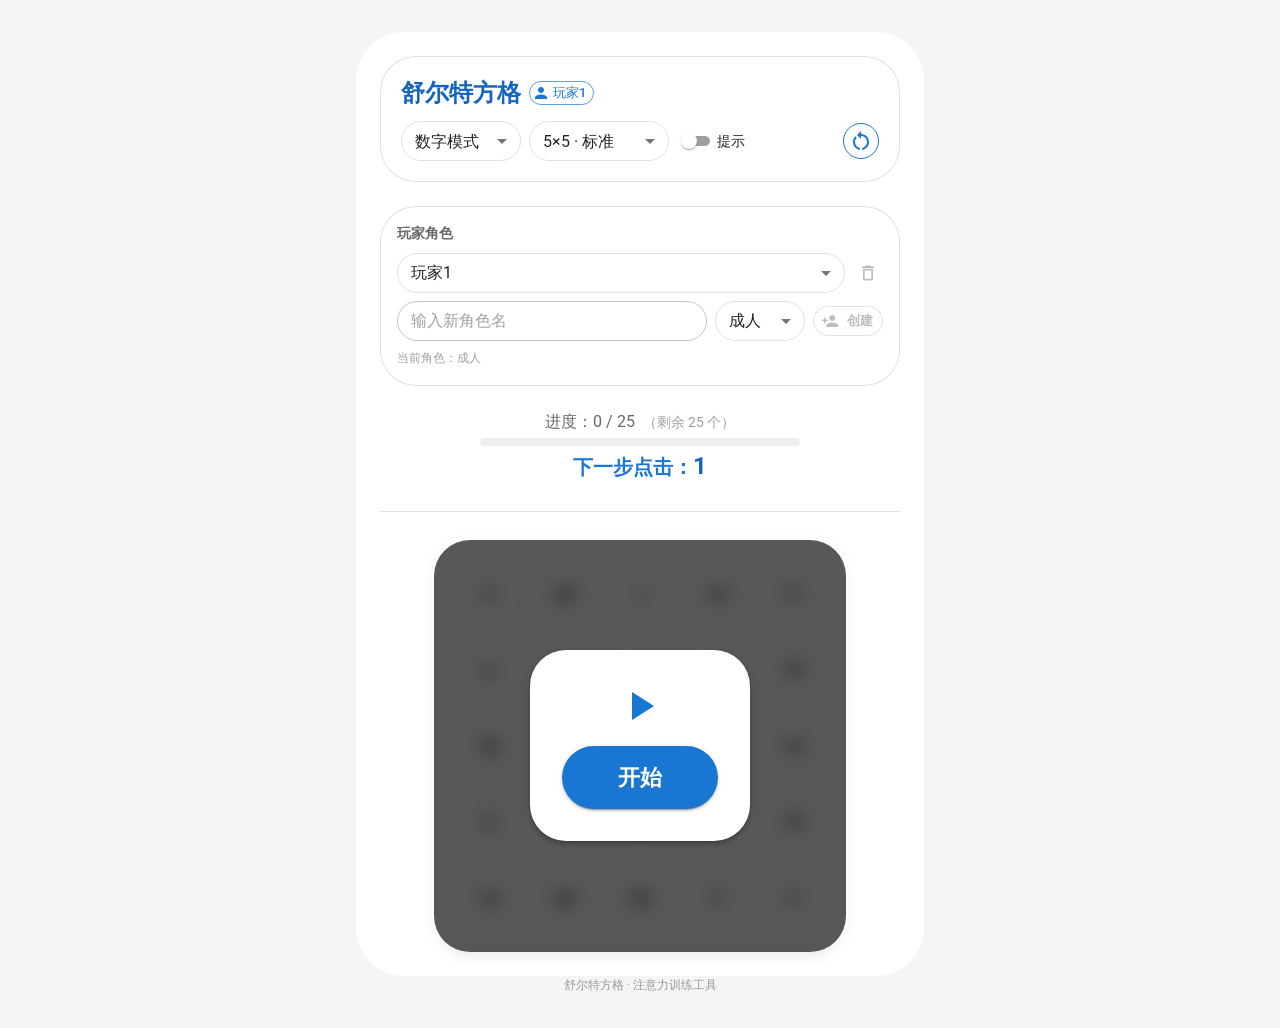
<file: index.html>
<!DOCTYPE html>
<html lang="zh-CN">
  <head>
    <meta charset="UTF-8" />
    <meta name="viewport" content="width=device-width, initial-scale=1.0, maximum-scale=1.0, user-scalable=no" />
    <meta name="theme-color" content="#1976d2" />
    <meta name="description" content="舒尔特方格 - 注意力训练游戏" />
    <link rel="manifest" href="./manifest.json" />
    <meta name="apple-mobile-web-app-capable" content="yes" />
    <meta name="apple-mobile-web-app-title" content="舒尔特" />
    <link rel="apple-touch-icon" href="./icon-192.png" />
    <title>舒尔特方格 | 注意力训练</title>
    <link rel="preconnect" href="https://fonts.googleapis.com" />
    <link rel="preconnect" href="https://fonts.gstatic.com" crossorigin />
    <link
      rel="stylesheet"
      href="https://fonts.googleapis.com/css2?family=Roboto:wght@300;400;500;700&display=swap"
    />
    <script type="module" crossorigin src="./assets/index-CDvUmxbM.js"></script>
    <link rel="stylesheet" crossorigin href="./assets/index-C862q-Pn.css">
  </head>
  <body>
    <div id="root"></div>
  </body>
</html>
</file>
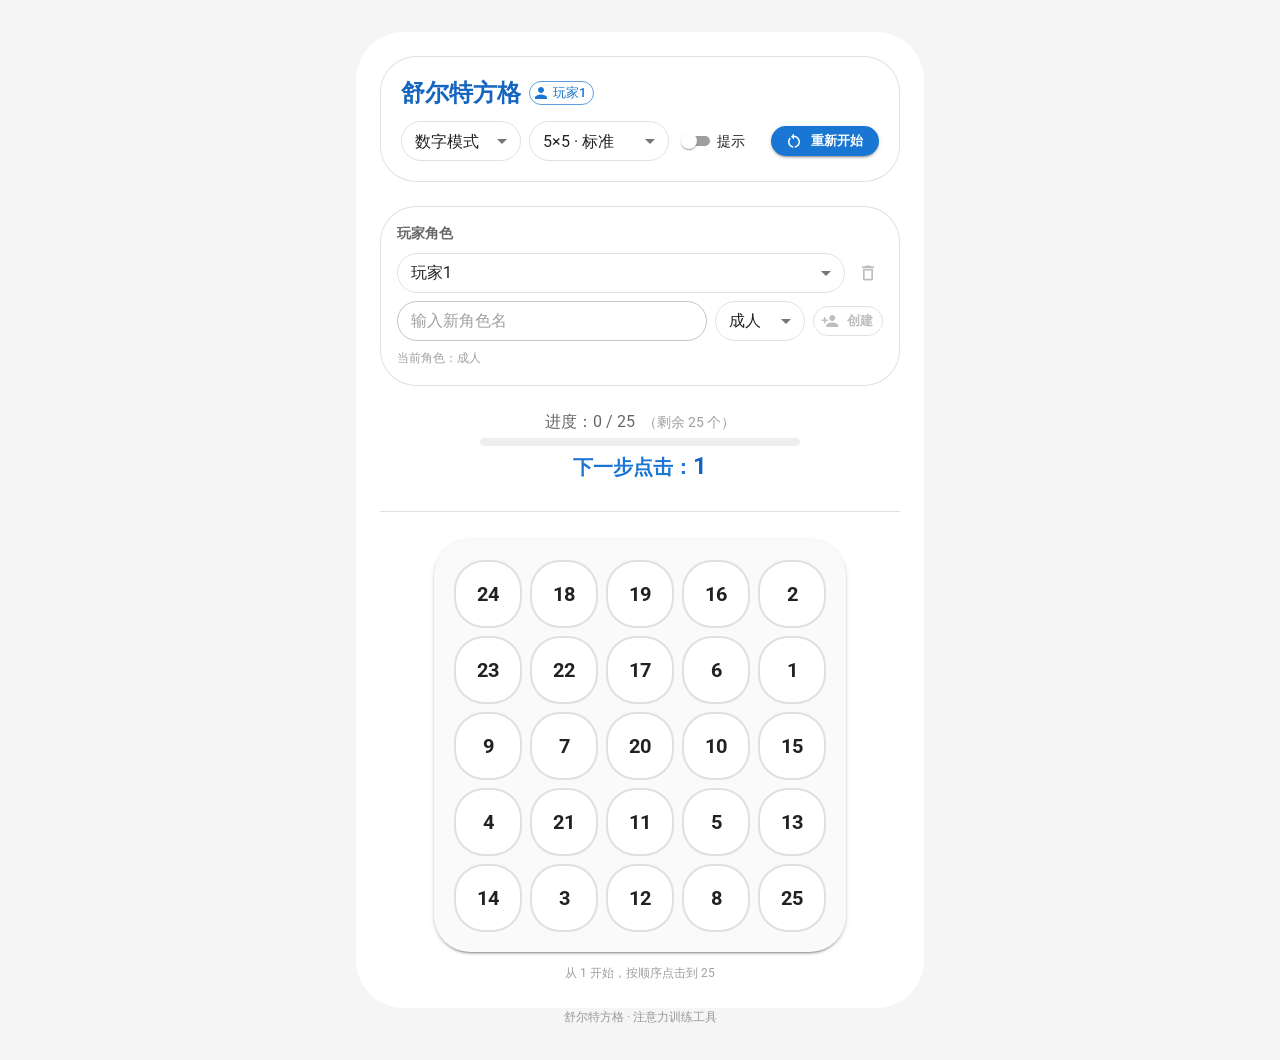
<file: docs/index.html>
<!DOCTYPE html>
<html lang="zh-CN">
  <head>
    <meta charset="UTF-8" />
    <meta name="viewport" content="width=device-width, initial-scale=1.0, maximum-scale=1.0, user-scalable=no" />
    <meta name="theme-color" content="#1976d2" />
    <meta name="description" content="舒尔特方格 - 注意力训练游戏" />
    <link rel="manifest" href="./manifest.json" />
    <meta name="apple-mobile-web-app-capable" content="yes" />
    <meta name="apple-mobile-web-app-title" content="舒尔特" />
    <link rel="apple-touch-icon" href="./icon-192.png" />
    <title>舒尔特方格 | 注意力训练</title>
    <link rel="preconnect" href="https://fonts.googleapis.com" />
    <link rel="preconnect" href="https://fonts.gstatic.com" crossorigin />
    <link
      rel="stylesheet"
      href="https://fonts.googleapis.com/css2?family=Roboto:wght@300;400;500;700&display=swap"
    />
    <script type="module" crossorigin src="./assets/index-BfxwE7ma.js"></script>
    <link rel="stylesheet" crossorigin href="./assets/index-Bi72P_SF.css">
  </head>
  <body>
    <div id="root"></div>
  </body>
</html>
</file>
<file: assets/index-C862q-Pn.css>
.container{width:100%}@media(min-width:640px){.container{max-width:640px}}@media(min-width:768px){.container{max-width:768px}}@media(min-width:1024px){.container{max-width:1024px}}@media(min-width:1280px){.container{max-width:1280px}}@media(min-width:1536px){.container{max-width:1536px}}.visible{visibility:visible}.absolute{position:absolute}.relative{position:relative}.mt-4{margin-top:1rem}.block{display:block}.inline-block{display:inline-block}.flex{display:flex}.grid{display:grid}.hidden{display:none}.flex-1{flex:1 1 0%}.transform{transform:translate(var(--tw-translate-x),var(--tw-translate-y)) rotate(var(--tw-rotate)) skew(var(--tw-skew-x)) skewY(var(--tw-skew-y)) scaleX(var(--tw-scale-x)) scaleY(var(--tw-scale-y))}@keyframes fadeIn{0%{opacity:0;transform:translateY(-8px)}to{opacity:1;transform:translateY(0)}}.animate-fade-in{animation:fadeIn .3s ease-out}.flex-col{flex-direction:column}.flex-wrap{flex-wrap:wrap}.items-center{align-items:center}.justify-center{justify-content:center}.justify-between{justify-content:space-between}.gap-1{gap:.25rem}.gap-2{gap:.5rem}.gap-3{gap:.75rem}.border{border-width:1px}.text-center{text-align:center}.italic{font-style:italic}.tabular-nums{--tw-numeric-spacing: tabular-nums;font-variant-numeric:var(--tw-ordinal) var(--tw-slashed-zero) var(--tw-numeric-figure) var(--tw-numeric-spacing) var(--tw-numeric-fraction)}.blur{--tw-blur: blur(8px);filter:var(--tw-blur) var(--tw-brightness) var(--tw-contrast) var(--tw-grayscale) var(--tw-hue-rotate) var(--tw-invert) var(--tw-saturate) var(--tw-sepia) var(--tw-drop-shadow)}.filter{filter:var(--tw-blur) var(--tw-brightness) var(--tw-contrast) var(--tw-grayscale) var(--tw-hue-rotate) var(--tw-invert) var(--tw-saturate) var(--tw-sepia) var(--tw-drop-shadow)}.transition{transition-property:color,background-color,border-color,text-decoration-color,fill,stroke,opacity,box-shadow,transform,filter,backdrop-filter;transition-timing-function:cubic-bezier(.4,0,.2,1);transition-duration:.15s}.ease-in-out{transition-timing-function:cubic-bezier(.4,0,.2,1)}.ease-out{transition-timing-function:cubic-bezier(0,0,.2,1)}html{scroll-behavior:smooth}body,#root{min-height:100vh}
</file>
<file: docs/assets/index-Bi72P_SF.css>
.container{width:100%}@media(min-width:640px){.container{max-width:640px}}@media(min-width:768px){.container{max-width:768px}}@media(min-width:1024px){.container{max-width:1024px}}@media(min-width:1280px){.container{max-width:1280px}}@media(min-width:1536px){.container{max-width:1536px}}.visible{visibility:visible}.relative{position:relative}.mt-4{margin-top:1rem}.block{display:block}.inline-block{display:inline-block}.flex{display:flex}.grid{display:grid}.hidden{display:none}.flex-1{flex:1 1 0%}.transform{transform:translate(var(--tw-translate-x),var(--tw-translate-y)) rotate(var(--tw-rotate)) skew(var(--tw-skew-x)) skewY(var(--tw-skew-y)) scaleX(var(--tw-scale-x)) scaleY(var(--tw-scale-y))}@keyframes fadeIn{0%{opacity:0;transform:translateY(-8px)}to{opacity:1;transform:translateY(0)}}.animate-fade-in{animation:fadeIn .3s ease-out}.flex-col{flex-direction:column}.flex-wrap{flex-wrap:wrap}.items-center{align-items:center}.justify-center{justify-content:center}.justify-between{justify-content:space-between}.gap-1{gap:.25rem}.gap-2{gap:.5rem}.gap-3{gap:.75rem}.border{border-width:1px}.text-center{text-align:center}.italic{font-style:italic}.tabular-nums{--tw-numeric-spacing: tabular-nums;font-variant-numeric:var(--tw-ordinal) var(--tw-slashed-zero) var(--tw-numeric-figure) var(--tw-numeric-spacing) var(--tw-numeric-fraction)}.filter{filter:var(--tw-blur) var(--tw-brightness) var(--tw-contrast) var(--tw-grayscale) var(--tw-hue-rotate) var(--tw-invert) var(--tw-saturate) var(--tw-sepia) var(--tw-drop-shadow)}.transition{transition-property:color,background-color,border-color,text-decoration-color,fill,stroke,opacity,box-shadow,transform,filter,backdrop-filter;transition-timing-function:cubic-bezier(.4,0,.2,1);transition-duration:.15s}.ease-in-out{transition-timing-function:cubic-bezier(.4,0,.2,1)}html{scroll-behavior:smooth}body,#root{min-height:100vh}
</file>
